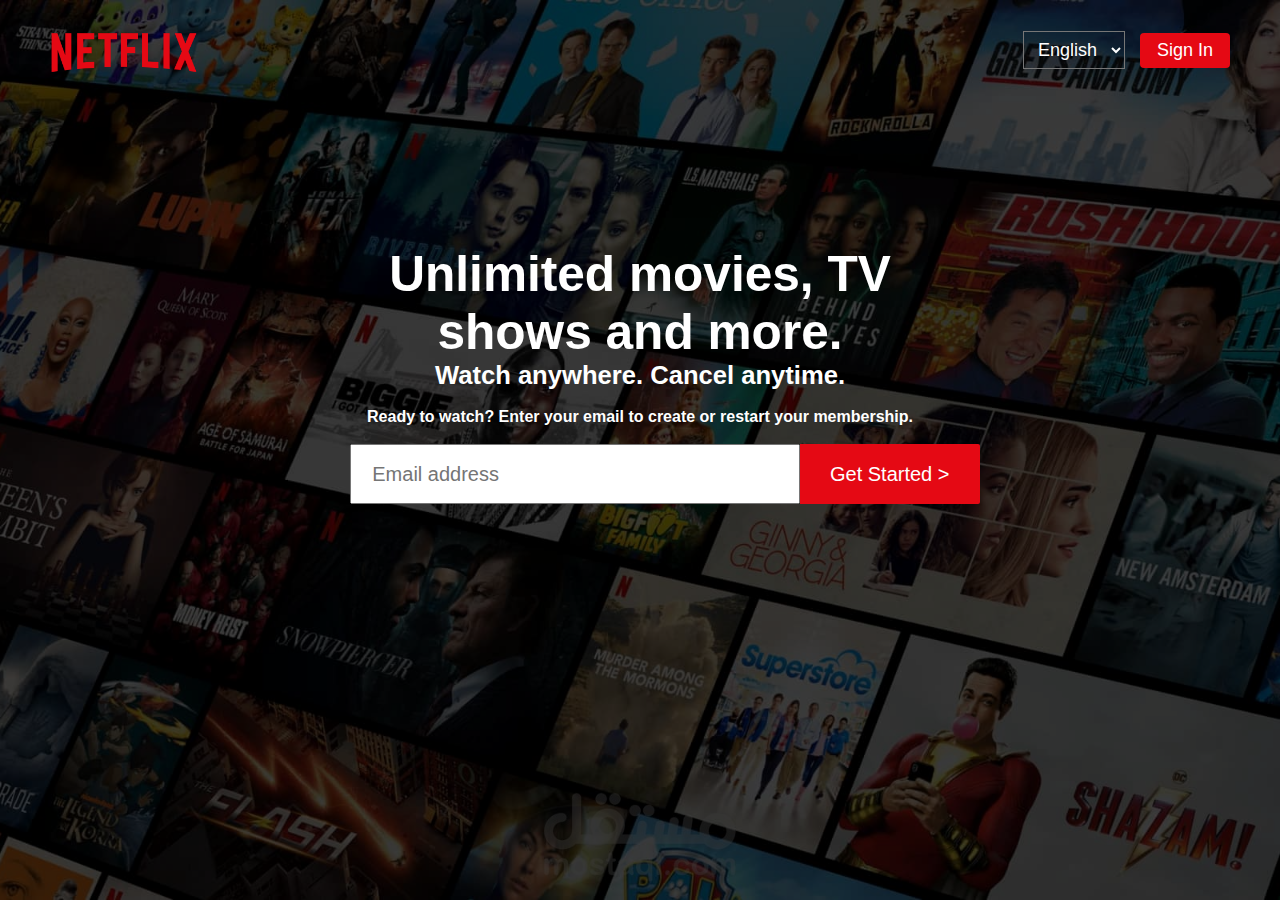
<file: index.html>
<!DOCTYPE html>
<html lang="en">

<head>
    <meta charset="UTF-8">
    <meta http-equiv="X-UA-Compatible" content="IE=edge">
    <meta name="viewport" content="width=device-width, initial-scale=1.0">
    <link rel="stylesheet" href="style.css">
    <title>Netflix India - Watch TV Shows Online, Watch Movies Online</title>
</head>
<body>

    <div class="container">
        <nav class="navbar">
            <div class="left">
                <img src="netflix-logo-.png" alt="">
            </div>
            <div class="right">
                <select name="language" class="language">
                    <option value="English">English</option>
                    <option value="Hindi">Hindi</option>
                </select>
                <button><a href="signUp-form.html">Sign In</a></button>
            </div>
        </nav>

        <div class="title">
            <div class="content">
                <h1>Unlimited movies, TV shows and more.</h1>
                <h2>Watch anywhere. Cancel anytime.</h2>
                <form action="#">
                    <h3>Ready to watch? Enter your email to create or restart your membership.</h3>
                    <div class="email">
                        <input type="email" name="email" placeholder="Email address">
                        <button><a home.html">Get Started  ></a></button>
                    </div>
                </form>
            </div>
        </div>
    </div>
</body>
</html>
</file>
<file: style.css>
*{
    padding: 0;
    margin: 0;
    box-sizing: border-box;
}
body{
    width: 100%;
    height: 100%;
    color: white;
    background: black;
    font-family: 'Helvetica Neue',Helvetica,Arial,sans-serif;
}
.container::before{
    content: "";
    background: url(netflix.jpg) no-repeat center center/cover;
    position: absolute;
    height: 100%;
    width: 100%;
    opacity: 0.3;
    z-index: -1;
}
.container .navbar{
    height: 100px;
    display: flex;
}
.container .navbar .left{
    height: 100%;
    display: flex;
    float: left;
}
.container .navbar .left img{
    height: 100px;
    position: absolute;
    left: 35px;
}
.container .navbar .right{
    display: flex;
    height: 100px;
    float: right;
    position: absolute;
    right: 50px;
}
.container .navbar .right .language{
    margin: auto;
    align-items: center;
    justify-content: center;
    font-size: 18px;
    padding: 7px 10px;
    color: white;
    background: none;
    cursor: pointer;
    margin-right: 15px;
}
.container .navbar .right .language option{
    background-color: grey;
}
.container .navbar .right button{
    margin: auto;
    align-items: center;
    justify-content: center;
    font-size: 18px;
    font-weight: 400;
    padding: 7px 17px;
    background: #e50914;
    cursor: pointer;
    outline: none;
    border-radius: 4px;
    border: none;
}
.container .navbar .right button a{
    text-decoration: none;
    color: white;
}
.container .title{
    padding: 70px 45px;
}
.container .title .content{
    width: 950px;
    margin: auto;
    padding: 75px 0;
    text-align: center;
}
.container .title .content h1{
    width: 650px;
    margin: auto;
    font-size: 3.1rem;
    text-align: center;
}
.container .title .content h2{
    width: 650px;
    margin: auto;
    font-size: 1.6rem;
    text-align: center;
}
.container .title .content form h3{
    font-size: 1rem;
    margin: 18px 0;
    text-align: center;
}
.container .title .content form .email{
    width: 1000px;
    margin: auto;
}
.container .title .content form .email input{
    height: 60px;
    width: 450px;
    margin: auto;
    padding: 20px;
    font-size: 20px;
    outline: none;
}
.container .title .content form .email button{
    margin: auto;
    height: 60px;
    width: 180px;
    align-items: center;
    justify-content: center;
    font-size: 20px;
    padding: 7px 17px;
    background: #e50914;
    cursor: pointer;
    outline: none;
    border-top-right-radius: 2px;
    border-bottom-right-radius: 2px;
    border: none;
    margin-left: -5px;
}
.container .title .content form .email button:hover{
    background-color: #f40612;
}
.container .title .content form .email button a{
    text-decoration: none;
    color: white;
}
</file>
